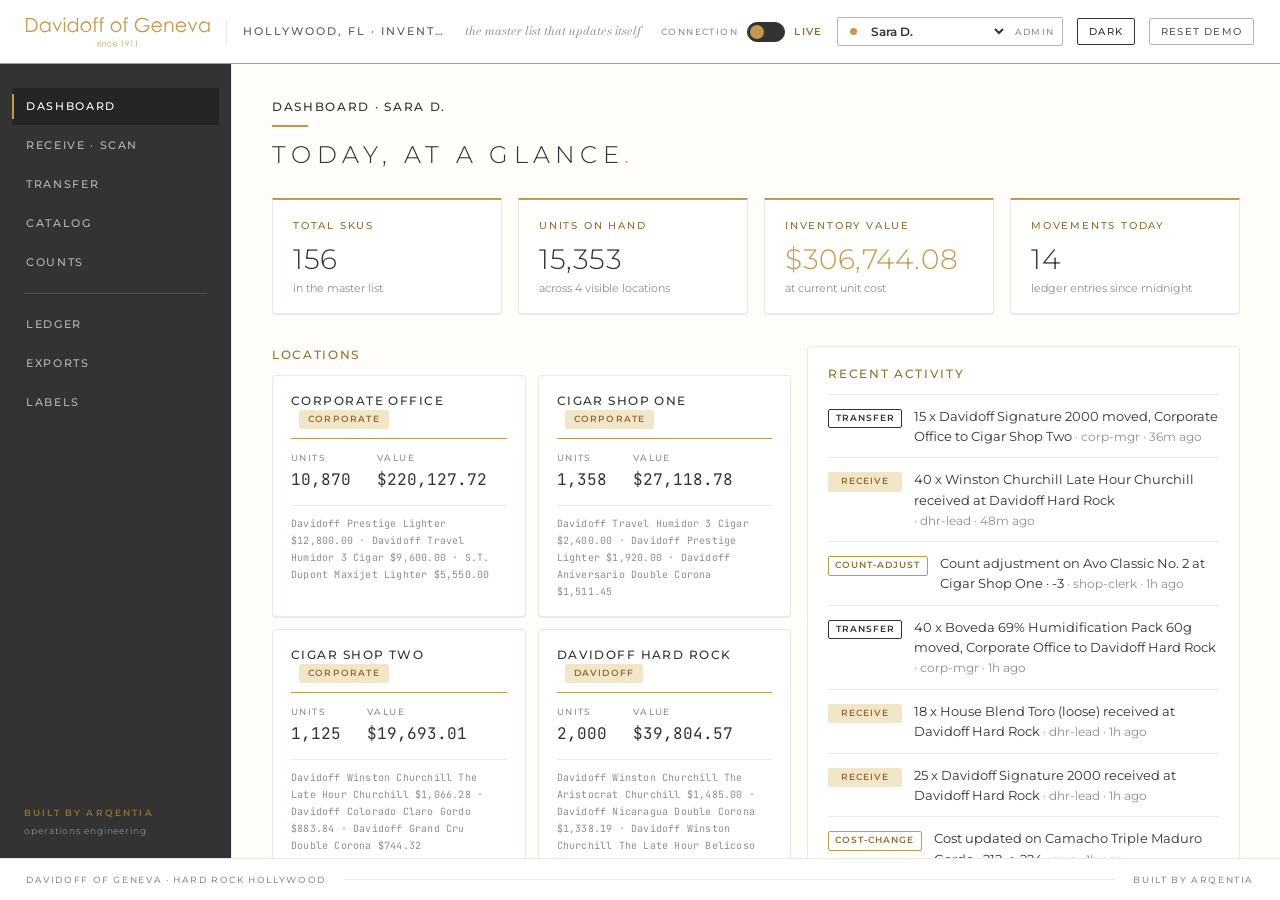
<file: index.html>
<!DOCTYPE html>
<html lang="en">
<head>
<meta charset="UTF-8">
<meta name="robots" content="noindex, nofollow">
<meta http-equiv="refresh" content="0; url=app/">
<title>Davidoff Hard Rock · Inventory</title>
<link rel="canonical" href="app/">
<style>
  body { margin:0; min-height:100vh; display:flex; align-items:center; justify-content:center;
         background:#FFFDFA; color:#333; font:14px 'Segoe UI',system-ui,sans-serif; }
  a { color:#907034; }
</style>
</head>
<body>
  <p>Opening the demo. <a href="app/">Continue</a> if it does not start.</p>
  <script>location.replace('app/');</script>
</body>
</html>
</file>
<file: app/styles.css>
/* ============================================================
   Davidoff of Geneva · Hard Rock Hollywood · Inventory
   Brand system built on the production design tokens of
   us.davidoffgeneva.com. Gotham substituted by Montserrat,
   Bodoni Moda for display moments, JetBrains Mono for data.
   Built by Arqentia.
   ============================================================ */

:root {
  /* colors (static across themes) */
  --dv-primary-black: #333333;
  --dv-primary-white: #FFFDFA;
  --dv-gold: #C59949;
  --dv-beige: #F2E6C9;
  --dv-pure-black: #000000;
  --dv-grey-50: #B5B5B5;

  /* themable colors · light values are the default */
  --dv-ink: #333333;                 /* primary text */
  --dv-bg: #FFFDFA;                  /* page background */
  --dv-surface: #FFFFFF;             /* panels, cards, tables, drawer, toasts */
  --dv-bar-bg: #FFFFFF;              /* topbar + footer */
  --dv-sidebar-bg: #333333;          /* dark frame; deepens further in dark mode */
  --dv-nav-active-bg: rgba(0, 0, 0, 0.28);
  --dv-field-bg: #FFFFFF;            /* inputs, selects */
  --dv-border: #B5B5B5;              /* control borders */
  --dv-gold-dark: #907034;           /* gold accent text; brightens on dark */
  --dv-grey-75: #8E8E93;             /* muted text */
  --dv-grey-100: #5D5B5B;            /* secondary text, labels, table heads */
  --dv-bg-light: #F4F3F1;
  --dv-bg-lighter: #F7F7F5;          /* subtle fills, row hover, table heads */
  --dv-light-grey: #F7F7F7;
  --dv-error: #AE1409;
  --dv-selection: #F2E6C9;
  --dv-backdrop: rgba(51, 51, 51, 0.45);
  /* beige chip surfaces; become translucent gold tints on dark */
  --dv-tint-gold-bg: #F2E6C9;
  --dv-tint-gold-border: transparent;
  /* pragmatic hairline: light-grey is invisible on the warm white,
     so hairlines use a slightly deeper neutral from the same family */
  --dv-hairline: #ECEAE4;

  /* radii */
  --dv-radius-xs: 2px;
  --dv-radius-sm: 4px;
  --dv-radius-md: 6px;
  --dv-radius-lg: 8px;

  /* shadows */
  --dv-shadow-sm: 0 1px 1px 0 #00000014;
  --dv-shadow-md: 0 2px 4px #0000001A;
  --dv-shadow-lg: 0 2px 8px -1px #0000001A;
  --dv-shadow-card: 0 4px 12px #00000014;
  --dv-shadow-dropdown: 0 10px 46.5px 3.5px #0000001F;

  /* motion */
  --dv-transition-fast: all .2s ease-in-out;
  --dv-transition-normal: all .3s ease-in-out;

  /* type */
  --sans: "Montserrat", "Gotham", "Segoe UI", "Helvetica Neue", Arial, sans-serif;
  --serif: "Bodoni Moda", "Didot", "Bodoni MT", Georgia, serif;
  --mono: "JetBrains Mono", "Cascadia Mono", Consolas, "Courier New", monospace;
}

/* ---------- dark theme · warm charcoal + gold ----------
   The same variable list appears twice: once for the OS preference
   (overridable by an explicit data-theme="light") and once for an
   explicit data-theme="dark". Keep the two blocks byte-identical. */

@media (prefers-color-scheme: dark) {
  :root:not([data-theme="light"]) {
    --dv-ink: #FFFDFA;
    --dv-bg: #191815;
    --dv-surface: #23211C;
    --dv-bar-bg: #1E1C18;
    --dv-sidebar-bg: #121110;
    --dv-nav-active-bg: rgba(255, 255, 255, 0.06);
    --dv-field-bg: #1B1A16;
    --dv-border: #5A5443;
    --dv-gold-dark: #D9B87A;
    --dv-grey-75: #B5B1A6;
    --dv-grey-100: #C9C4B8;
    --dv-bg-light: #26241E;
    --dv-bg-lighter: #26241E;
    --dv-light-grey: #26241E;
    --dv-error: #E05C4F;
    --dv-selection: rgba(197, 153, 73, 0.30);
    --dv-backdrop: rgba(0, 0, 0, 0.55);
    --dv-tint-gold-bg: rgba(197, 153, 73, 0.14);
    --dv-tint-gold-border: rgba(197, 153, 73, 0.35);
    --dv-hairline: #3A372F;
    --dv-shadow-sm: 0 1px 1px 0 #00000040;
    --dv-shadow-md: 0 2px 4px #00000050;
    --dv-shadow-lg: 0 2px 8px -1px #00000050;
    --dv-shadow-card: 0 4px 12px #00000059;
    --dv-shadow-dropdown: 0 10px 36px 2px #00000073;
  }
}

:root[data-theme="dark"] {
  --dv-ink: #FFFDFA;
  --dv-bg: #191815;
  --dv-surface: #23211C;
  --dv-bar-bg: #1E1C18;
  --dv-sidebar-bg: #121110;
  --dv-nav-active-bg: rgba(255, 255, 255, 0.06);
  --dv-field-bg: #1B1A16;
  --dv-border: #5A5443;
  --dv-gold-dark: #D9B87A;
  --dv-grey-75: #B5B1A6;
  --dv-grey-100: #C9C4B8;
  --dv-bg-light: #26241E;
  --dv-bg-lighter: #26241E;
  --dv-light-grey: #26241E;
  --dv-error: #E05C4F;
  --dv-selection: rgba(197, 153, 73, 0.30);
  --dv-backdrop: rgba(0, 0, 0, 0.55);
  --dv-tint-gold-bg: rgba(197, 153, 73, 0.14);
  --dv-tint-gold-border: rgba(197, 153, 73, 0.35);
  --dv-hairline: #3A372F;
  --dv-shadow-sm: 0 1px 1px 0 #00000040;
  --dv-shadow-md: 0 2px 4px #00000050;
  --dv-shadow-lg: 0 2px 8px -1px #00000050;
  --dv-shadow-card: 0 4px 12px #00000059;
  --dv-shadow-dropdown: 0 10px 36px 2px #00000073;
}

* { box-sizing: border-box; margin: 0; padding: 0; }

/* signature: thin gold scrollbar on charcoal */
* {
  scrollbar-width: thin;
  scrollbar-color: var(--dv-gold) var(--dv-primary-black);
}
*::-webkit-scrollbar { width: 8px; height: 8px; }
*::-webkit-scrollbar-track { background: var(--dv-primary-black); }
*::-webkit-scrollbar-thumb { background: var(--dv-gold); border-radius: 4px; }

html, body { height: 100%; }

body {
  font-family: var(--sans);
  font-size: 14px;
  font-weight: 400;
  line-height: 1.55;
  color: var(--dv-ink);
  background-color: var(--dv-bg);
  display: grid;
  grid-template-columns: 232px 1fr;
  grid-template-rows: auto 1fr auto;
  grid-template-areas:
    "top  top"
    "side main"
    "foot foot";
  height: 100vh;
  overflow: hidden;
  -webkit-font-smoothing: antialiased;
}

::selection { background: var(--dv-selection); }

/* ---------- primitives ---------- */

.kicker {
  font-family: var(--sans);
  font-size: 12px;
  font-weight: 500;
  letter-spacing: 0.14em;
  text-transform: uppercase;
  color: var(--dv-gold-dark);
}

.kicker.blue { color: var(--dv-gold-dark); }

.mono { font-family: var(--mono); }
.muted { color: var(--dv-grey-75); }
.dim { color: var(--dv-grey-75); }
.right { text-align: right; }

h2.screen-title {
  font-family: var(--sans);
  font-size: 24px;
  font-weight: 300;
  text-transform: uppercase;
  letter-spacing: 0.22em;
  line-height: 1.3;
  color: var(--dv-ink);
  margin: 12px 0 4px;
}

h2.screen-title i {
  font-family: var(--serif);
  font-style: italic;
  font-weight: 400;
  text-transform: none;
  letter-spacing: 0.04em;
  color: var(--dv-gold);
}

h2.screen-title .gold-dot { color: var(--dv-gold); }

.screen-sub { color: var(--dv-grey-75); max-width: 62ch; font-size: 13px; }

.screen-head { margin-bottom: 28px; }

/* section kicker: small caps with a short gold underline that draws in */
.screen-head .kicker { color: var(--dv-ink); display: inline-block; }
.kicker-bar {
  display: block;
  width: 36px;
  height: 2px;
  background: var(--dv-gold);
  margin-top: 8px;
  transform-origin: left center;
}

.panel {
  background: var(--dv-surface);
  border: 1px solid var(--dv-hairline);
  border-radius: var(--dv-radius-sm);
  box-shadow: var(--dv-shadow-sm);
  padding: 20px;
}

.hairline { border: 0; border-top: 1px solid var(--dv-hairline); margin: 14px 0; }

a { color: var(--dv-gold-dark); text-decoration: none; }

/* ---------- top bar ---------- */

#topbar {
  grid-area: top;
  display: flex;
  align-items: center;
  justify-content: space-between;
  gap: 20px;
  padding: 0 26px;
  height: 64px;
  border-bottom: 1px solid var(--dv-gold);
  background: var(--dv-bar-bg);
}

.brand { display: flex; align-items: center; gap: 16px; min-width: 0; }

.brand-logo { display: inline-flex; align-items: center; flex-shrink: 0; }
.brand-logo img { display: block; height: 30px; width: auto; }

.brand-rule { width: 1px; height: 24px; background: var(--dv-hairline); flex-shrink: 0; }

.brand-title {
  font-family: var(--sans);
  font-weight: 500;
  font-size: 11px;
  letter-spacing: 0.18em;
  text-transform: uppercase;
  color: var(--dv-grey-100);
  white-space: nowrap;
  overflow: hidden;
  text-overflow: ellipsis;
}

.brand-promise {
  font-family: var(--serif);
  font-style: italic;
  font-weight: 400;
  font-size: 12px;
  color: var(--dv-grey-75);
  white-space: nowrap;
}

#topbar-controls { display: flex; align-items: center; gap: 14px; flex-shrink: 0; }

.ctl-group { display: flex; align-items: center; gap: 9px; }

.ctl-label {
  font-family: var(--sans);
  font-size: 9px;
  font-weight: 500;
  letter-spacing: 0.16em;
  color: var(--dv-grey-75);
  text-transform: uppercase;
}

.user-pill {
  display: flex;
  align-items: center;
  gap: 8px;
  border: 1px solid var(--dv-border);
  border-radius: var(--dv-radius-xs);
  padding: 5px 8px 5px 12px;
  background: var(--dv-surface);
}

.user-dot {
  width: 7px; height: 7px; border-radius: 50%;
  background: var(--dv-gold);
}

.user-role {
  font-family: var(--sans);
  font-size: 9px;
  font-weight: 500;
  letter-spacing: 0.14em;
  text-transform: uppercase;
  color: var(--dv-grey-75);
}

select, input[type="text"], input[type="number"], input[type="search"] {
  font-family: var(--sans);
  font-size: 13px;
  color: var(--dv-ink);
  background: var(--dv-field-bg);
  border: 1px solid var(--dv-border);
  border-radius: var(--dv-radius-xs);
  padding: 7px 10px;
  outline: none;
  transition: var(--dv-transition-fast);
}

select:focus, input:focus {
  border-color: var(--dv-gold);
  box-shadow: 0 0 0 3px rgba(197, 153, 73, 0.18);
}

select { cursor: pointer; }
select option { background: var(--dv-field-bg); color: var(--dv-ink); }

.user-pill select {
  border: none; background: transparent; padding: 0 2px;
  font-weight: 600; box-shadow: none; font-size: 12px;
}

/* connection switch */

.switch { position: relative; width: 38px; height: 20px; flex-shrink: 0; }
.switch input { position: absolute; opacity: 0; width: 100%; height: 100%; margin: 0; cursor: pointer; z-index: 2; }
.switch .track {
  position: absolute; inset: 0;
  border-radius: 999px;
  background: var(--dv-primary-black);
  border: 1px solid var(--dv-primary-black);
  transition: background 0.2s ease-in-out;
}
.switch .knob {
  position: absolute; top: 3px; left: 3px;
  width: 14px; height: 14px; border-radius: 50%;
  background: var(--dv-gold);
  transition: transform 0.2s ease-in-out, background 0.2s ease-in-out;
}
.switch input:checked + .track { background: #907034; border-color: #907034; }
.switch input:checked + .track + .knob { transform: translateX(18px); background: #FFFFFF; }

.conn-state {
  font-family: var(--sans);
  font-size: 10px;
  font-weight: 600;
  letter-spacing: 0.14em;
}
.conn-state.live { color: var(--dv-gold-dark); }
.conn-state.off { color: var(--dv-error); }

.queue-badge {
  font-family: var(--sans);
  font-size: 9px;
  font-weight: 600;
  letter-spacing: 0.1em;
  color: var(--dv-gold-dark);
  border: 1px solid var(--dv-gold);
  border-radius: 999px;
  padding: 2px 8px;
  background: var(--dv-tint-gold-bg);
}

/* ---------- buttons ----------
   Two Davidoff variants:
   light = surface bg, ink text, 1px border
   gold  = gold bg, near-black text                       */

.btn {
  font-family: var(--sans);
  font-size: 12px;
  font-weight: 500;
  letter-spacing: 0.12em;
  text-transform: uppercase;
  color: var(--dv-ink);
  background: var(--dv-surface);
  border: 1px solid var(--dv-ink);
  border-radius: var(--dv-radius-xs);
  padding: 9px 16px;
  cursor: pointer;
  transition: var(--dv-transition-fast);
  white-space: nowrap;
}

.btn:hover { border-color: var(--dv-gold); color: var(--dv-gold-dark); }

.btn.primary {
  background: var(--dv-gold);
  border-color: var(--dv-gold);
  color: var(--dv-pure-black);
}
.btn.primary:hover { background: #907034; border-color: #907034; color: #FFFFFF; }

.btn.quiet { border-color: var(--dv-border); color: var(--dv-grey-100); }
.btn.quiet:hover { color: var(--dv-ink); border-color: var(--dv-ink); }

.btn.danger:hover { border-color: var(--dv-error); color: var(--dv-error); }

.btn.sm { padding: 6px 11px; font-size: 10px; }

.btn:disabled { opacity: 0.4; cursor: not-allowed; }

.btn-step {
  width: 26px; height: 26px;
  display: inline-flex; align-items: center; justify-content: center;
  font-family: var(--mono); font-size: 14px;
  color: var(--dv-grey-100);
  background: var(--dv-surface);
  border: 1px solid var(--dv-border);
  border-radius: var(--dv-radius-xs);
  cursor: pointer;
  transition: var(--dv-transition-fast);
}
.btn-step:hover { color: var(--dv-gold-dark); border-color: var(--dv-gold); }

/* ---------- sidebar: the dark-frame gesture ---------- */

#sidebar {
  grid-area: side;
  border-right: 1px solid var(--dv-hairline);
  display: flex;
  flex-direction: column;
  justify-content: space-between;
  padding: 24px 0 20px;
  background: var(--dv-sidebar-bg);
  overflow-y: auto;
}

#nav { display: flex; flex-direction: column; gap: 2px; padding: 0 12px; }

#nav a {
  position: relative;
  display: block;
  font-family: var(--sans);
  font-size: 11px;
  font-weight: 500;
  letter-spacing: 0.15em;
  text-transform: uppercase;
  color: var(--dv-grey-50);
  padding: 10px 12px;
  border-left: 2px solid transparent;
  transition: color 0.2s ease-in-out, background 0.2s ease-in-out;
}

#nav a:hover { color: #FFFFFF; }

#nav a.active {
  color: #FFFFFF;
  background: var(--dv-nav-active-bg);
}

.nav-ind {
  position: absolute;
  left: -2px;
  top: 6px;
  bottom: 6px;
  width: 2px;
  background: var(--dv-gold);
}

/* gold underline grown by anime.js on hover */
.nav-u {
  position: absolute;
  left: 12px;
  right: 12px;
  bottom: 5px;
  height: 1px;
  background: var(--dv-gold);
  transform: scaleX(0);
  transform-origin: left center;
  pointer-events: none;
}
@media (prefers-reduced-motion: reduce) {
  .nav-u { display: none; }
}

#nav .nav-sep {
  height: 1px; background: rgba(255, 255, 255, 0.12);
  margin: 10px 12px;
}

/* sidebar footer: the Arqentia credit, discreet but present */
.side-stamp {
  display: flex; flex-direction: column; gap: 4px;
  padding: 16px 24px 0;
}
.credit-arq {
  font-family: var(--sans);
  font-size: 9px;
  font-weight: 600;
  letter-spacing: 0.24em;
  text-transform: uppercase;
  color: var(--dv-gold-dark);
}
.credit-sub {
  font-family: var(--sans);
  font-size: 9px;
  font-weight: 400;
  letter-spacing: 0.1em;
  color: var(--dv-grey-75);
}

/* ---------- main / footer ---------- */

#view {
  grid-area: main;
  overflow-y: auto;
  padding: 32px 40px 60px;
  background: var(--dv-bg);
}

#footer {
  grid-area: foot;
  display: flex;
  align-items: center;
  gap: 18px;
  height: 42px;
  padding: 0 26px;
  border-top: 1px solid var(--dv-hairline);
  font-family: var(--sans);
  font-size: 9px;
  font-weight: 500;
  letter-spacing: 0.18em;
  text-transform: uppercase;
  color: var(--dv-grey-75);
  background: var(--dv-bar-bg);
}

.foot-rule { flex: 1; height: 1px; background: var(--dv-hairline); }

/* ---------- dashboard ---------- */

.tile-row {
  display: grid;
  grid-template-columns: repeat(auto-fit, minmax(190px, 1fr));
  gap: 16px;
  margin-bottom: 32px;
}

.tile {
  padding: 18px 20px 16px;
  border-top: 2px solid var(--dv-gold);
  border-radius: 0 0 var(--dv-radius-sm) var(--dv-radius-sm);
  will-change: transform;
}
.tile.is-hover { box-shadow: var(--dv-shadow-card); }

.tile .kicker { margin-bottom: 10px; font-size: 10px; letter-spacing: 0.18em; }

.tile-num {
  font-family: var(--sans);
  font-weight: 300;
  font-size: 28px;
  letter-spacing: 0.02em;
  line-height: 1.1;
  color: var(--dv-ink);
}

.tile-num small { font-size: 13px; color: var(--dv-grey-75); font-weight: 400; letter-spacing: 0; }

.tile.tile-value .tile-num { color: var(--dv-gold); }
.tile.tile-value .tile-num .masked { color: var(--dv-grey-75); }

.tile-note { font-size: 11px; color: var(--dv-grey-75); margin-top: 6px; }

.dash-grid {
  display: grid;
  grid-template-columns: minmax(0, 1.2fr) minmax(0, 1fr);
  gap: 16px;
  align-items: start;
}

.loc-cards { display: grid; grid-template-columns: 1fr 1fr; gap: 12px; }

.loc-card { padding: 16px 18px; transition: var(--dv-transition-fast); }
.loc-card:hover { transform: translateY(-2px); box-shadow: var(--dv-shadow-card); }

/* product-card pattern: uppercase name over a thin gold underline */
.loc-card .loc-name {
  font-weight: 500;
  font-size: 12px;
  letter-spacing: 0.12em;
  text-transform: uppercase;
  color: var(--dv-ink);
  padding-bottom: 8px;
  border-bottom: 1px solid var(--dv-gold);
}

.entity-tag {
  display: inline-block;
  font-family: var(--sans);
  font-size: 8.5px;
  font-weight: 600;
  letter-spacing: 0.14em;
  text-transform: uppercase;
  color: var(--dv-gold-dark);
  background: var(--dv-tint-gold-bg);
  border: 1px solid var(--dv-tint-gold-border);
  border-radius: var(--dv-radius-xs);
  padding: 2px 8px;
  margin-left: 8px;
  vertical-align: 2px;
}
.entity-tag.davidoff { color: var(--dv-gold-dark); background: var(--dv-tint-gold-bg); }

.loc-metrics { display: flex; gap: 26px; margin-top: 12px; }
.loc-metric .kicker { margin-bottom: 3px; font-size: 9px; letter-spacing: 0.16em; color: var(--dv-grey-75); }
.loc-metric .mono { font-size: 16px; color: var(--dv-ink); }

.lock-note {
  font-family: var(--sans);
  font-size: 9px;
  letter-spacing: 0.12em;
  color: var(--dv-grey-75);
  margin-top: 3px;
}

.loc-top3 {
  font-family: var(--mono);
  font-size: 10px;
  letter-spacing: 0.02em;
  line-height: 1.7;
  color: var(--dv-grey-75);
  margin-top: 12px;
  border-top: 1px solid var(--dv-hairline);
  padding-top: 9px;
}

.low-panel { margin-top: 16px; padding: 14px 18px 8px; border-left: 3px solid var(--dv-gold); }
.low-panel > .kicker { color: var(--dv-gold-dark); margin-bottom: 4px; }
.low-item {
  display: flex;
  justify-content: space-between;
  align-items: center;
  gap: 12px;
  width: 100%;
  background: transparent;
  border: none;
  border-bottom: 1px solid var(--dv-hairline);
  color: var(--dv-ink);
  font-family: var(--sans);
  font-size: 13px;
  padding: 9px 2px;
  cursor: pointer;
  text-align: left;
  transition: var(--dv-transition-fast);
}
.low-item:last-child { border-bottom: none; }
.low-item:hover .low-name { color: var(--dv-gold-dark); }
.low-qty { color: var(--dv-gold-dark); font-size: 12px; }
.low-item.low-out .low-qty { color: var(--dv-error); }

.feed { padding: 4px 20px; }
.feed-head { padding: 14px 0 10px; border-bottom: 1px solid var(--dv-hairline); }
.feed-item {
  display: flex; gap: 12px; align-items: baseline;
  padding: 11px 0;
  border-bottom: 1px solid var(--dv-hairline);
  font-size: 13px;
}
.feed-item:last-child { border-bottom: none; }
.feed-type {
  font-family: var(--sans);
  font-size: 8.5px;
  font-weight: 600;
  letter-spacing: 0.12em;
  text-transform: uppercase;
  color: var(--dv-grey-75);
  border: 1px solid var(--dv-hairline);
  border-radius: var(--dv-radius-xs);
  padding: 2px 6px;
  flex-shrink: 0;
  min-width: 74px;
  text-align: center;
}
.feed-type.t-receive { color: var(--dv-gold-dark); background: var(--dv-tint-gold-bg); border-color: var(--dv-tint-gold-border); }
.feed-type.t-transfer { color: var(--dv-ink); border-color: var(--dv-ink); }
.feed-type.t-cost-change { color: var(--dv-gold-dark); border-color: var(--dv-gold); }
.feed-type.t-count-adjust { color: var(--dv-gold-dark); border-color: var(--dv-gold); }
.feed-type.t-new-product { color: var(--dv-grey-75); border-color: var(--dv-hairline); }
.feed-text { color: var(--dv-ink); }
.feed-meta { color: var(--dv-grey-75); font-size: 12px; white-space: nowrap; }

/* brand footer line on the dashboard */
.dash-brandline { margin-top: 40px; text-align: center; }
.brand-loc {
  font-family: var(--sans);
  font-weight: 500;
  font-size: 10px;
  letter-spacing: 0.32em;
  text-transform: uppercase;
  color: var(--dv-gold-dark);
}
.brand-tag {
  font-family: var(--serif);
  font-weight: 400;
  font-style: italic;
  font-size: 12px;
  color: var(--dv-grey-75);
  margin-top: 5px;
}

/* ---------- receive ---------- */

.receive-grid {
  display: grid;
  grid-template-columns: minmax(0, 1.35fr) minmax(0, 1fr);
  gap: 16px;
  align-items: start;
}

.scan-panel { padding: 22px 24px; }

.scan-row { display: flex; gap: 10px; margin-top: 12px; }

#scan-input {
  flex: 1;
  font-family: var(--mono);
  font-size: 17px;
  letter-spacing: 0.06em;
  padding: 13px 16px;
  background: var(--dv-field-bg);
  border: 1px solid var(--dv-border);
  border-radius: var(--dv-radius-xs);
  color: var(--dv-ink);
  caret-color: var(--dv-gold);
}
#scan-input::placeholder { color: var(--dv-grey-75); font-family: var(--sans); font-size: 13px; letter-spacing: 0.02em; }
#scan-input:focus {
  border-color: var(--dv-gold);
  box-shadow: 0 0 0 3px rgba(197, 153, 73, 0.18);
}

.sim-row { margin-top: 18px; }
.sim-btns { display: flex; flex-wrap: wrap; gap: 8px; margin-top: 8px; }
.sim-btn {
  font-family: var(--mono);
  font-size: 10.5px;
  letter-spacing: 0.05em;
  color: var(--dv-grey-100);
  background: var(--dv-bg-lighter);
  border: 1px dashed var(--dv-border);
  border-radius: var(--dv-radius-xs);
  padding: 7px 10px;
  cursor: pointer;
  text-align: left;
  transition: var(--dv-transition-fast);
}
.sim-btn:hover { color: var(--dv-gold-dark); border-color: var(--dv-gold); }
.sim-btn .sim-name { display: block; font-family: var(--sans); font-size: 11px; color: var(--dv-grey-75); letter-spacing: 0; }
.sim-btn.unknown { color: var(--dv-gold-dark); }
.sim-btn.unknown:hover { border-color: var(--dv-gold-dark); }

.unknown-panel {
  margin-top: 16px;
  border: 1px solid var(--dv-gold);
  background: var(--dv-tint-gold-bg);
  border-radius: var(--dv-radius-xs);
  padding: 14px 16px;
}
.unknown-panel .kicker { color: var(--dv-gold-dark); }

.assigned-callout {
  margin-top: 16px;
  border: 1px solid var(--dv-gold);
  background: var(--dv-surface);
  border-left: 3px solid var(--dv-gold);
  border-radius: var(--dv-radius-xs);
  padding: 14px 16px;
  display: flex;
  align-items: center;
  justify-content: space-between;
  gap: 12px;
}
.assigned-callout .mono { color: var(--dv-gold-dark); font-size: 15px; }

.form-grid {
  display: grid;
  grid-template-columns: 1fr 1fr;
  gap: 10px 12px;
  margin-top: 12px;
}
.form-grid .field.wide { grid-column: 1 / -1; }
.field label {
  display: block;
  font-family: var(--sans);
  font-size: 9px;
  font-weight: 500;
  letter-spacing: 0.14em;
  text-transform: uppercase;
  color: var(--dv-grey-100);
  margin-bottom: 4px;
}
.field input, .field select { width: 100%; }
.form-actions { display: flex; gap: 10px; margin-top: 14px; }

.session-panel { padding: 18px 20px; }
.session-list { margin-top: 10px; }
.session-line {
  display: flex; align-items: center; gap: 10px;
  padding: 10px 0;
  border-bottom: 1px solid var(--dv-hairline);
}
.session-line:last-child { border-bottom: none; }
.session-line .p-name { flex: 1; min-width: 0; font-size: 13px; }
.session-line .p-sku { font-family: var(--mono); font-size: 10px; color: var(--dv-grey-75); display: block; }
.session-qty { font-family: var(--mono); font-size: 14px; min-width: 30px; text-align: center; }

@keyframes lineFlash {
  0% { background: var(--dv-tint-gold-bg); }
  100% { background: transparent; }
}
.session-line.just { animation: lineFlash 1.1s ease-out; border-radius: var(--dv-radius-xs); }

.empty-note {
  padding: 22px 0;
  text-align: center;
  color: var(--dv-grey-75);
  font-size: 12.5px;
}
.empty-note .kicker { display: block; margin-bottom: 6px; }

/* ---------- transfer ---------- */

.transfer-grid {
  display: grid;
  grid-template-columns: minmax(0, 1.2fr) minmax(0, 1fr);
  gap: 16px;
  align-items: start;
}

.route-row { display: flex; align-items: end; gap: 12px; }
.route-row .field { flex: 1; }
.route-arrow { font-family: var(--mono); color: var(--dv-grey-75); padding-bottom: 9px; }

.picker-results { margin-top: 8px; border: 1px solid var(--dv-hairline); border-radius: var(--dv-radius-xs); overflow: hidden; box-shadow: var(--dv-shadow-sm); }
.picker-item {
  display: flex; justify-content: space-between; gap: 10px;
  width: 100%;
  padding: 9px 12px;
  background: var(--dv-surface);
  border: none;
  border-bottom: 1px solid var(--dv-hairline);
  color: var(--dv-ink);
  font-family: var(--sans);
  font-size: 13px;
  cursor: pointer;
  text-align: left;
  transition: var(--dv-transition-fast);
}
.picker-item:last-child { border-bottom: none; }
.picker-item:hover { background: var(--dv-bg-lighter); }
.picker-item .mono { color: var(--dv-grey-75); font-size: 11px; }

.stock-compare { display: grid; grid-template-columns: 1fr 1fr; gap: 10px; margin-top: 14px; }
.stock-cell {
  border: 1px solid var(--dv-hairline);
  border-radius: var(--dv-radius-xs);
  padding: 12px 14px;
  background: var(--dv-bg-lighter);
}
.stock-cell .mono { font-size: 20px; }
.stock-cell .kicker { font-size: 9px; letter-spacing: 0.16em; color: var(--dv-grey-100); }

/* ---------- tables ---------- */

.table-wrap {
  overflow-x: auto;
  border: 1px solid var(--dv-hairline);
  border-radius: var(--dv-radius-sm);
  background: var(--dv-surface);
  box-shadow: var(--dv-shadow-sm);
}

table.grid { width: 100%; border-collapse: collapse; min-width: 640px; }

table.grid th {
  font-family: var(--sans);
  font-size: 10px;
  font-weight: 600;
  letter-spacing: 0.14em;
  text-transform: uppercase;
  color: var(--dv-grey-100);
  text-align: left;
  padding: 12px 14px;
  border-bottom: 1px solid var(--dv-hairline);
  white-space: nowrap;
  background: var(--dv-bg-lighter);
}

table.grid td {
  padding: 11px 14px;
  border-bottom: 1px solid var(--dv-hairline);
  font-size: 13px;
  vertical-align: middle;
}

table.grid tr:last-child td { border-bottom: none; }

table.grid td.mono, table.grid th.num { font-family: var(--mono); font-size: 12.5px; }
table.grid td.mono { color: var(--dv-grey-100); }
table.grid .num { text-align: right; }

table.grid tbody tr.rowlink { cursor: pointer; transition: background 0.2s ease-in-out; }
table.grid tbody tr.rowlink:hover { background: var(--dv-bg-lighter); }

.chip {
  display: inline-block;
  font-family: var(--sans);
  font-size: 8.5px;
  font-weight: 600;
  letter-spacing: 0.12em;
  color: var(--dv-gold-dark);
  background: var(--dv-tint-gold-bg);
  border: 1px solid var(--dv-tint-gold-border);
  border-radius: var(--dv-radius-xs);
  padding: 1px 6px;
  margin-left: 8px;
  vertical-align: 1px;
}

.masked { color: var(--dv-grey-75); letter-spacing: 0.2em; cursor: help; }

.toolbar { display: flex; align-items: center; gap: 12px; margin-bottom: 16px; flex-wrap: wrap; }
.toolbar .spacer { flex: 1; }
.toolbar input[type="search"] { min-width: 260px; }

/* ---------- catalog ---------- */

.title-count { color: var(--dv-gold); font-weight: 300; margin-left: 12px; }

.catalog-toolbar { row-gap: 10px; }
.catalog-toolbar select { max-width: 220px; }

.search-wrap { position: relative; display: inline-flex; align-items: center; }
.search-wrap input[type="search"] { min-width: 280px; padding-right: 36px; }
.key-hint {
  position: absolute;
  right: 8px;
  font-family: var(--mono);
  font-size: 10px;
  color: var(--dv-grey-75);
  border: 1px solid var(--dv-hairline);
  border-radius: var(--dv-radius-xs);
  padding: 1px 6px;
  background: var(--dv-light-grey);
  pointer-events: none;
}

.catalog-form-panel { margin-bottom: 16px; }

.bulk-bar {
  display: flex;
  align-items: center;
  gap: 12px;
  border: 1px solid var(--dv-gold);
  background: var(--dv-tint-gold-bg);
  border-radius: var(--dv-radius-xs);
  padding: 8px 14px;
  margin-bottom: 10px;
}
.bulk-bar .kicker { color: var(--dv-gold-dark); }

.catalog-wrap { max-height: calc(100vh - 340px); overflow: auto; }
.catalog-wrap table.grid { min-width: 1020px; }
.catalog-wrap thead th {
  position: sticky;
  top: 0;
  z-index: 3;
  background: var(--dv-bg-lighter);
  border-bottom: none;
  box-shadow: 0 1px 0 var(--dv-hairline);
}

th.sortable { cursor: pointer; user-select: none; }
th.sortable:hover { color: var(--dv-gold-dark); }
.sort-arrow { font-size: 7px; color: var(--dv-gold); margin-left: 5px; vertical-align: 1px; }

.sel-td { width: 34px; text-align: center; }
.row-check { accent-color: var(--dv-gold); cursor: pointer; width: 13px; height: 13px; vertical-align: middle; }

.tile-td { width: 46px; padding-right: 0; }
.monogram {
  display: inline-flex;
  align-items: center;
  justify-content: center;
  width: 34px;
  height: 34px;
  border-radius: var(--dv-radius-xs);
  border: 1px solid rgba(197, 153, 73, 0.35);
  background: var(--dv-tint-gold-bg);
  color: var(--dv-gold-dark);
  font-family: var(--sans);
  font-weight: 600;
  font-size: 12px;
  letter-spacing: 0.02em;
}

.prod-td .prod-name { font-weight: 500; letter-spacing: 0.01em; }
.prod-td .prod-sub { font-size: 11px; color: var(--dv-grey-75); margin-top: 1px; }

.sku-td { max-width: 160px; overflow: hidden; text-overflow: ellipsis; white-space: nowrap; }

.stock-chip {
  display: inline-flex;
  align-items: center;
  gap: 6px;
  font-family: var(--sans);
  font-size: 9px;
  font-weight: 600;
  letter-spacing: 0.12em;
  text-transform: uppercase;
  border: 1px solid transparent;
  border-radius: var(--dv-radius-xs);
  padding: 2px 7px;
  white-space: nowrap;
}
.stock-chip .s-dot { width: 5px; height: 5px; border-radius: 50%; background: currentColor; }
.stock-chip.in { color: var(--dv-gold-dark); background: var(--dv-tint-gold-bg); border-color: var(--dv-tint-gold-border); }
.stock-chip.low { color: var(--dv-gold-dark); border-color: var(--dv-gold); }
.stock-chip.out { color: var(--dv-error); border-color: var(--dv-error); }

.menu-td { width: 44px; text-align: right; }
.row-menu { position: relative; display: inline-block; }
.row-menu-btn {
  font-family: var(--mono);
  font-size: 12px;
  letter-spacing: 0.08em;
  color: var(--dv-grey-75);
  background: transparent;
  border: 1px solid transparent;
  border-radius: var(--dv-radius-xs);
  width: 28px;
  height: 24px;
  cursor: pointer;
  line-height: 1;
  transition: var(--dv-transition-fast);
}
.row-menu-btn:hover { color: var(--dv-ink); border-color: var(--dv-border); background: var(--dv-bg-lighter); }

.row-menu-sheet {
  position: absolute;
  right: 0;
  top: calc(100% + 4px);
  min-width: 150px;
  background: var(--dv-surface);
  border: 1px solid var(--dv-hairline);
  border-radius: var(--dv-radius-sm);
  padding: 4px;
  z-index: 30;
  box-shadow: var(--dv-shadow-dropdown);
  transform-origin: top right;
}
.row-menu-sheet button {
  display: block;
  width: 100%;
  text-align: left;
  font-family: var(--sans);
  font-size: 12.5px;
  color: var(--dv-grey-100);
  background: transparent;
  border: none;
  border-radius: var(--dv-radius-xs);
  padding: 7px 10px;
  cursor: pointer;
  transition: var(--dv-transition-fast);
}
.row-menu-sheet button:hover { color: var(--dv-ink); background: var(--dv-bg-lighter); }

/* ---------- drawer ---------- */

.drawer-backdrop {
  position: fixed; inset: 0;
  background: var(--dv-backdrop);
  z-index: 40;
}

.drawer {
  position: fixed; top: 0; right: 0; bottom: 0;
  width: min(440px, 92vw);
  background: var(--dv-surface);
  border-left: 1px solid var(--dv-gold);
  z-index: 41;
  overflow-y: auto;
  padding: 26px 26px 40px;
  box-shadow: var(--dv-shadow-dropdown);
}

.drawer h3 {
  font-family: var(--sans);
  font-size: 16px;
  font-weight: 500;
  letter-spacing: 0.1em;
  text-transform: uppercase;
  margin-top: 6px;
  padding-bottom: 8px;
  border-bottom: 1px solid var(--dv-gold);
}
.drawer .close-x {
  position: absolute; top: 18px; right: 18px;
  font-family: var(--mono); font-size: 13px;
  background: none; border: 1px solid var(--dv-border); border-radius: var(--dv-radius-xs);
  color: var(--dv-grey-75); width: 28px; height: 28px; cursor: pointer;
  transition: var(--dv-transition-fast);
}
.drawer .close-x:hover { color: var(--dv-ink); border-color: var(--dv-ink); }

.drawer section { margin-top: 22px; }
.drawer .kicker { margin-bottom: 8px; font-size: 10px; letter-spacing: 0.16em; }

.kv { display: flex; justify-content: space-between; gap: 12px; padding: 7px 0; border-bottom: 1px solid var(--dv-hairline); font-size: 13px; }
.kv:last-child { border-bottom: none; }
.kv .k { color: var(--dv-grey-100); }
.kv .v { font-family: var(--mono); font-size: 12.5px; }

.timeline { border-left: 1px solid var(--dv-gold); margin-left: 4px; padding-left: 16px; }
.tl-item { position: relative; padding: 6px 0 10px; }
.tl-item::before {
  content: "";
  position: absolute; left: -20.5px; top: 13px;
  width: 7px; height: 7px; border-radius: 50%;
  background: var(--dv-surface);
  border: 1.5px solid var(--dv-gold);
}
.tl-item .mono { font-size: 12px; }
.tl-meta { font-size: 11px; color: var(--dv-grey-75); }

.inline-form { display: flex; gap: 8px; align-items: center; }
.inline-form input { width: 110px; font-family: var(--mono); }

/* ---------- counts ---------- */

.variance-pos { color: var(--dv-gold-dark); }
.variance-zero { color: var(--dv-grey-75); }

.count-input { width: 84px; font-family: var(--mono); text-align: right; }

.report-banner {
  display: flex; align-items: center; gap: 14px;
  border: 1px solid var(--dv-gold);
  background: var(--dv-tint-gold-bg);
  border-radius: var(--dv-radius-xs);
  padding: 13px 16px;
  margin-bottom: 16px;
}

/* ---------- exports ---------- */

.export-grid { display: grid; grid-template-columns: repeat(auto-fit, minmax(300px, 1fr)); gap: 16px; }
.export-card { display: flex; flex-direction: column; gap: 10px; transition: var(--dv-transition-fast); }
.export-card:hover { transform: translateY(-2px); box-shadow: var(--dv-shadow-card); }
.export-card h4 {
  font-size: 13px;
  font-weight: 500;
  letter-spacing: 0.1em;
  text-transform: uppercase;
  padding-bottom: 6px;
  border-bottom: 1px solid var(--dv-gold);
  align-self: flex-start;
}
.csv-preview {
  font-family: var(--mono);
  font-size: 10px;
  line-height: 1.7;
  color: var(--dv-grey-100);
  background: var(--dv-bg-lighter);
  border: 1px solid var(--dv-hairline);
  border-radius: var(--dv-radius-xs);
  padding: 10px 12px;
  overflow-x: auto;
  white-space: pre;
}
.export-card .btn { align-self: flex-start; }

/* ---------- labels ----------
   Label cards stay white with pure black barcodes in BOTH themes:
   they are physical print artifacts and must scan. Fixed colors,
   deliberately not driven by theme tokens. */

.label-grid {
  display: grid;
  grid-template-columns: repeat(auto-fill, minmax(230px, 1fr));
  gap: 16px;
}

.label {
  background: #FFFFFF;
  color: #000000;
  border-radius: var(--dv-radius-xs);
  padding: 14px 16px 12px;
  border: 1px solid var(--dv-gold);
  box-shadow: var(--dv-shadow-sm);
  break-inside: avoid;
}

.label .l-brand {
  font-family: var(--sans);
  font-size: 7.5px;
  font-weight: 600;
  letter-spacing: 0.18em;
  color: #907034;
  text-transform: uppercase;
}

.label .l-name {
  font-family: var(--sans);
  font-weight: 500;
  font-size: 13px;
  letter-spacing: 0.01em;
  margin: 3px 0 8px;
  line-height: 1.25;
  min-height: 2.5em;
}

/* barcodes stay pure black on white for scannability */
.label svg.c39 { width: 100%; height: 44px; display: block; fill: #000000; }

.label .l-sku {
  font-family: var(--mono);
  font-size: 11px;
  letter-spacing: 0.22em;
  text-align: center;
  margin-top: 5px;
  color: #000000;
}

/* ---------- toasts ---------- */

#toasts {
  position: fixed;
  right: 22px; bottom: 56px;
  display: flex; flex-direction: column; gap: 9px;
  z-index: 90;
  max-width: 360px;
}

.toast {
  background: var(--dv-surface);
  border: 1px solid var(--dv-hairline);
  border-left: 3px solid var(--dv-gold);
  border-radius: var(--dv-radius-sm);
  padding: 11px 14px;
  font-size: 13px;
  color: var(--dv-ink);
  box-shadow: var(--dv-shadow-dropdown);
  animation: toastIn 0.2s ease-out;
}
.toast.err { border-left-color: var(--dv-error); }
.toast.warn { border-left-color: var(--dv-gold-dark); }
.toast.ok { border-left-color: var(--dv-gold); }
.toast .kicker { margin-bottom: 2px; font-size: 10px; letter-spacing: 0.16em; }
.toast.leaving { opacity: 0; transform: translateY(6px); transition: opacity 0.25s ease, transform 0.25s ease; }
.toast.anim { animation: none; }

@keyframes toastIn {
  from { opacity: 0; transform: translateY(8px); }
  to { opacity: 1; transform: translateY(0); }
}

/* ---------- camera overlay ----------
   Always dark, in both themes: fixed colors by design. */

#camera-overlay {
  position: fixed; inset: 0;
  background: rgba(24, 23, 20, 0.94);
  z-index: 80;
  display: flex; flex-direction: column;
  align-items: center; justify-content: center;
  gap: 18px;
}
#camera-overlay[hidden] { display: none; }

.cam-frame {
  position: relative;
  width: min(560px, 90vw);
  border: 1px solid var(--dv-gold);
  border-radius: var(--dv-radius-sm);
  overflow: hidden;
}
.cam-frame video { display: block; width: 100%; }
.cam-reticle {
  position: absolute; inset: 18% 12%;
  border: 1.5px solid var(--dv-gold);
  border-radius: var(--dv-radius-xs);
  box-shadow: 0 0 0 2000px rgba(24, 23, 20, 0.35);
  pointer-events: none;
}
.cam-hint {
  font-family: var(--sans);
  font-size: 10px;
  font-weight: 500;
  letter-spacing: 0.18em;
  text-transform: uppercase;
  color: var(--dv-beige);
}
#camera-overlay .btn { background: transparent; color: #FFFFFF; border-color: #FFFFFF; }

/* ---------- boot / error panels ---------- */

.boot-panel { max-width: 560px; margin: 8vh auto 0; padding: 30px 34px; }
.boot-panel h2 { font-size: 18px; font-weight: 500; letter-spacing: 0.04em; margin: 8px 0 8px; }
.boot-panel .mono-block {
  font-family: var(--mono);
  font-size: 11px;
  color: var(--dv-grey-100);
  background: var(--dv-bg-lighter);
  border: 1px solid var(--dv-hairline);
  border-radius: var(--dv-radius-xs);
  padding: 10px 12px;
  margin-top: 12px;
}

/* ---------- responsive ---------- */

@media (max-width: 1080px) {
  .dash-grid, .receive-grid, .transfer-grid { grid-template-columns: 1fr; }
  .loc-cards { grid-template-columns: 1fr 1fr; }
  .brand-promise { display: none; }
}

/* ---------- phone and small tablet: single-column shell ----------
   Below this width a 232px navigation column cannot coexist with a
   readable main area, so the shell collapses to one column, the
   sidebar becomes a horizontal strip under the top bar, and the
   document itself scrolls. The desktop shell locks the page to
   100vh and scrolls #view instead; that is wrong here because
   mobile browser chrome resizes the visual viewport, so the height
   is expressed as a dvh minimum with a vh fallback. */

@media (max-width: 820px) {
  html, body { height: auto; }

  body {
    grid-template-columns: minmax(0, 1fr);
    grid-template-rows: auto auto 1fr auto;
    grid-template-areas:
      "top"
      "side"
      "main"
      "foot";
    height: auto;
    min-height: 100vh;
    min-height: 100dvh;
    overflow: visible;
  }

  /* --- top bar: the wordmark holds its line, controls wrap below --- */

  #topbar {
    flex-wrap: wrap;
    height: auto;
    gap: 10px;
    padding: 10px 14px;
  }
  .brand { gap: 10px; flex: 1 1 auto; }
  .brand-title, .brand-rule, .brand-promise { display: none; }
  .brand-logo img { height: 26px; }

  #topbar-controls {
    flex-wrap: wrap;
    flex-shrink: 1;
    width: 100%;
    gap: 10px 14px;
  }
  /* the LIVE / OFFLINE word already names the control */
  .ctl-label { display: none; }
  .user-pill { padding: 0 8px 0 12px; min-height: 44px; }
  .user-pill select { font-size: 16px; }
  /* the visible track stays 20px tall; only the hit area grows to 44px */
  .switch input { top: -12px; height: 44px; }

  /* --- navigation: horizontal scrollable strip --- */

  #sidebar {
    flex-direction: row;
    align-items: stretch;
    justify-content: flex-start;
    padding: 0;
    border-right: none;
    border-bottom: 1px solid var(--dv-gold);
    overflow-x: auto;
    overflow-y: hidden;
  }
  #nav { flex-direction: row; flex-wrap: nowrap; gap: 0; padding: 0 6px; }
  #nav a {
    display: flex;
    align-items: center;
    min-height: 44px;
    padding: 12px 12px;
    border-left: none;
    white-space: nowrap;
    font-size: 10px;
    letter-spacing: 0.1em;
  }
  /* the active marker turns from a left rail into an underline */
  .nav-ind { left: 12px; right: 12px; top: auto; bottom: 0; width: auto; height: 2px; }
  .nav-u { display: none; }
  #nav .nav-sep { width: 1px; height: auto; margin: 12px 5px; }
  .side-stamp { display: none; }

  /* --- main and footer: the document owns the scroll now --- */

  #view {
    overflow: visible;
    min-width: 0;
    padding: 20px 16px 48px;
  }
  h2.screen-title { font-size: 19px; letter-spacing: 0.16em; }
  .screen-head { margin-bottom: 20px; }

  #footer { height: auto; min-height: 42px; padding: 12px 16px; gap: 10px; }
  .foot-rule { display: none; }

  #toasts { left: 12px; right: 12px; bottom: 12px; max-width: none; }

  /* --- dashboard --- */

  .tile-row { grid-template-columns: 1fr 1fr; gap: 10px; margin-bottom: 24px; }
  .tile { padding: 14px 14px 12px; }
  .tile .kicker { font-size: 9px; letter-spacing: 0.12em; }
  .tile-num { font-size: 20px; }
  .tile-num small { font-size: 11px; }
  .tile-note { font-size: 10.5px; }
  .loc-cards { grid-template-columns: 1fr; }
  .loc-metrics { gap: 22px; }

  /* --- tables: the box scrolls sideways, never the page --- */

  .table-wrap { max-width: 100%; }
  .catalog-wrap { max-height: 62vh; max-height: 62dvh; }

  /* --- toolbars: one control per line beats a squeezed row --- */

  .toolbar { gap: 10px; }
  .toolbar .spacer { display: none; }
  .toolbar select, .toolbar .field, .toolbar .search-wrap { flex: 1 1 100%; }
  .catalog-toolbar select { max-width: none; width: 100%; }
  .search-wrap { display: flex; width: 100%; }
  .toolbar input[type="search"], .search-wrap input[type="search"] { min-width: 0; width: 100%; }

  .bulk-bar, .report-banner, .assigned-callout { flex-wrap: wrap; }

  /* --- receive --- */

  .scan-row { flex-wrap: wrap; }
  #scan-input { flex: 1 1 100%; }
  .form-grid { grid-template-columns: 1fr; }

  /* --- transfer: the two route selects stack, so the arrow lies --- */

  .route-arrow { display: none; }
  .route-row { flex-wrap: wrap; }
  .route-row .field { flex: 1 1 100%; }

  /* --- touch targets: 44px minimum on anything tappable ---
     16px is also the smallest font iOS Safari will not zoom into
     on focus, and a zoom would push the page off screen. */

  select, input[type="text"], input[type="number"], input[type="search"] {
    min-height: 44px;
    font-size: 16px;
  }
  /* the field text has to stay at 16px so iOS does not zoom on focus,
     but the placeholder is only a hint and at 16px it runs past the
     end of the box */
  input::placeholder { font-size: 13px; }
  .btn { min-height: 44px; padding: 11px 16px; }
  .btn.sm { min-height: 44px; padding: 10px 14px; }
  .btn-step { width: 44px; height: 44px; font-size: 16px; }
  .row-menu-btn { width: 44px; height: 44px; }
  .row-menu-sheet button { padding: 12px 12px; }
  .row-check { width: 20px; height: 20px; }
  .sel-td { width: 44px; }
  .drawer .close-x { width: 44px; height: 44px; }
  .sim-btn { min-height: 44px; padding: 9px 12px; }
  .low-item { padding: 12px 2px; }
  .picker-item { padding: 13px 12px; }
  .count-input { width: 92px; }
  .inline-form input { width: 130px; }
}

/* ---------- phone: trim the master list to what a thumb can read ----------
   The monogram is decorative and the category is repeated in the row
   drawer, so both give way and the catalog needs far less sideways
   scrolling. Column indexes are hidden in matching pairs so the head
   and the body stay aligned; sorting and the row click are untouched. */

@media (max-width: 600px) {
  .catalog-grid th:nth-child(2), .catalog-grid td:nth-child(2),
  .catalog-grid th:nth-child(4), .catalog-grid td:nth-child(4) { display: none; }
  .catalog-wrap table.grid { min-width: 720px; }
  /* auto table layout otherwise starves the product name into four
     lines while the numeric columns keep space they do not need */
  .catalog-grid .prod-td { min-width: 200px; }
  .catalog-grid .sku-td { max-width: 130px; }

  /* the count sheet is the one table you have to type into, so the SKU
     column goes and the whole sheet fits without any sideways scroll */
  .counts-grid th:nth-child(1), .counts-grid td:nth-child(1) { display: none; }
  table.grid.counts-grid { min-width: 0; }
  .counts-grid .count-input { width: 100%; max-width: 110px; }

  table.grid th { padding: 11px 12px; }
  table.grid td { padding: 11px 12px; }
}

/* ---------- print: label sheet only ---------- */

@media print {
  body {
    display: block;
    height: auto;
    overflow: visible;
    background: #FFFFFF;
    color: #000000;
  }
  #topbar, #sidebar, #footer, #toasts, #camera-overlay,
  .screen-head, .labels-toolbar { display: none !important; }
  #view { overflow: visible; padding: 0; background: #FFFFFF; }
  .label-grid {
    display: grid;
    grid-template-columns: repeat(3, 1fr);
    gap: 6mm;
  }
  .label {
    border: 1px solid #000;
    border-radius: 0;
    background: #FFFFFF;
    color: #000000;
    box-shadow: none;
    page-break-inside: avoid;
  }
  .label svg.c39 { fill: #000000; }
}
</file>
